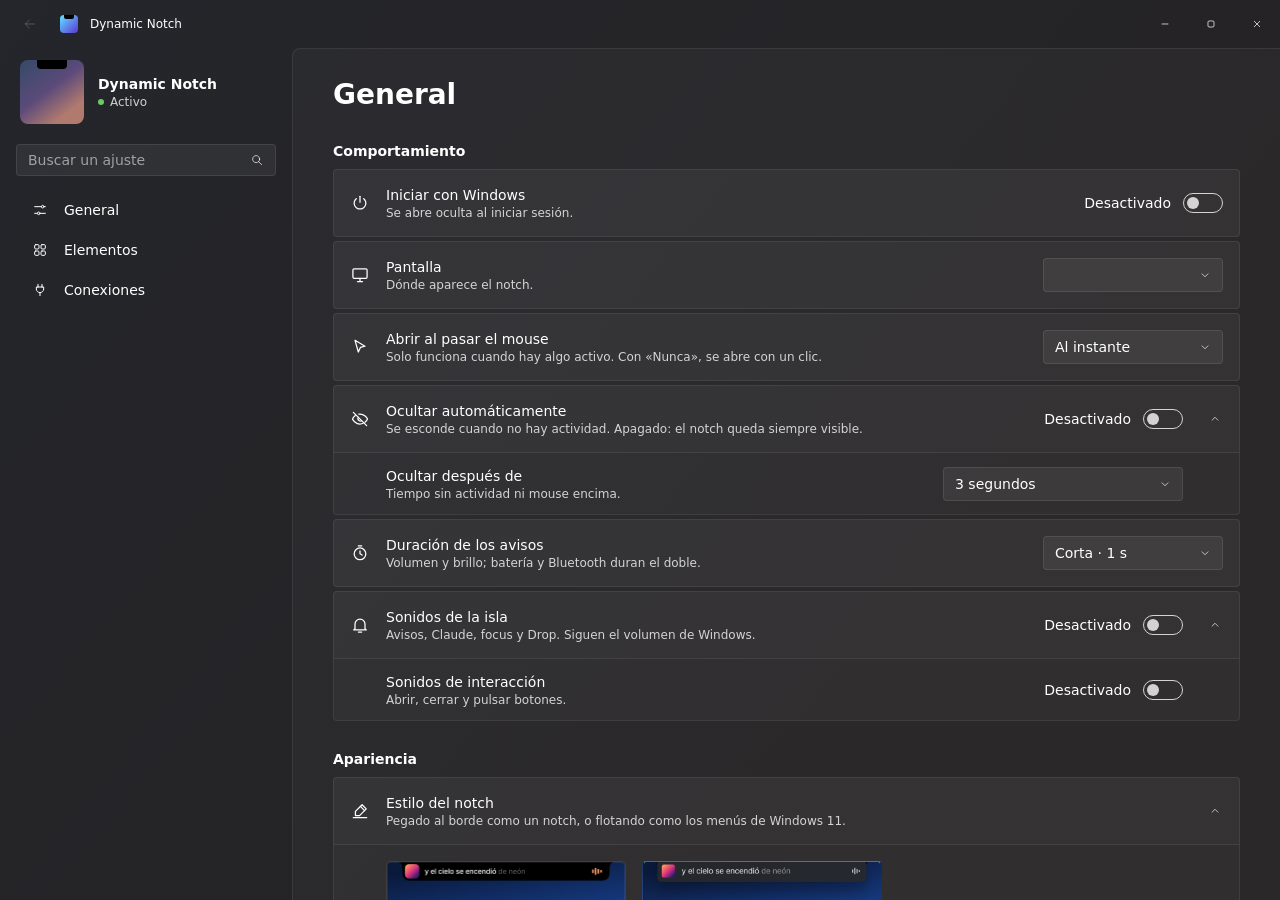
<file: ui/settings.html>
<!doctype html>
<html lang="es">
<head>
  <meta charset="utf-8">
  <title>Dynamic Notch</title>
  <link rel="stylesheet" href="settings.css">
  <script src="settings.js" defer></script>
</head>
<body>
  <header class="titlebar" data-tauri-drag-region>
    <button type="button" class="back" id="back" aria-label="Atrás" disabled><img src="icons/back.svg" alt=""></button>
    <span class="app-icon" data-tauri-drag-region></span>
    <span class="app-title" data-tauri-drag-region>Dynamic Notch</span>
    <span class="spacer" data-tauri-drag-region></span>
    <button type="button" class="caption" id="win-min" aria-label="Minimizar"><img src="icons/min.svg" alt=""></button>
    <button type="button" class="caption" id="win-max" aria-label="Maximizar"><img src="icons/max.svg" alt=""></button>
    <button type="button" class="caption close" id="win-close" aria-label="Cerrar"><img src="icons/close.svg" alt=""></button>
  </header>

  <div class="body">
    <nav class="nav">
      <div class="app-header">
        <span class="preview"></span>
        <span class="meta"><b>Dynamic Notch</b><small><i class="dot"></i><span id="status">Activo</span></small></span>
      </div>
      <input type="search" id="search" placeholder="Buscar un ajuste" aria-label="Buscar un ajuste">
      <button type="button" class="nav-item" data-go="general"><img src="icons/sliders.svg" alt="">General</button>
      <button type="button" class="nav-item" data-go="elementos"><img src="icons/grid.svg" alt="">Elementos</button>
      <button type="button" class="nav-item" data-go="conexiones"><img src="icons/plug.svg" alt="">Conexiones</button>
    </nav>

    <main id="content">
      <section class="page" id="general">
        <h2>General</h2>
        <div class="group">
          <h3>Comportamiento</h3>
          <label class="card">
            <img class="icon" src="icons/power.svg" alt="">
            <span class="text"><b>Iniciar con Windows</b><small>Se abre oculta al iniciar sesión.</small></span>
            <span class="toggle"><input type="checkbox" role="switch" data-key="autostart"></span>
          </label>
          <label class="card">
            <img class="icon" src="icons/monitor.svg" alt="">
            <span class="text"><b>Pantalla</b><small>Dónde aparece el notch.</small></span>
            <select data-key="monitor" id="monitor"></select>
          </label>
          <label class="card">
            <img class="icon" src="icons/cursor.svg" alt="">
            <span class="text"><b>Abrir al pasar el mouse</b><small>Solo funciona cuando hay algo activo. Con «Nunca», se abre con un clic.</small></span>
            <select data-key="hover">
              <option value="instant">Al instante</option>
              <option value="short">Con pausa corta</option>
              <option value="never">Nunca</option>
            </select>
          </label>
          <div class="expander open">
            <div class="card">
              <img class="icon" src="icons/eye-off.svg" alt="">
              <span class="text"><b>Ocultar automáticamente</b><small>Se esconde cuando no hay actividad. Apagado: el notch queda siempre visible.</small></span>
              <label class="toggle"><input type="checkbox" role="switch" data-key="autohide" aria-label="Ocultar automáticamente"></label>
              <button type="button" class="expand" aria-label="Mostrar opciones"></button>
            </div>
            <div class="rows">
              <label class="row">
                <span class="text"><b>Ocultar después de</b><small>Tiempo sin actividad ni mouse encima.</small></span>
                <select data-key="hide_secs" data-number data-needs="autohide">
                  <option value="3">3 segundos</option>
                  <option value="5">5 segundos (recomendado)</option>
                  <option value="10">10 segundos</option>
                  <option value="15">15 segundos</option>
                  <option value="30">30 segundos</option>
                </select>
              </label>
            </div>
          </div>
          <label class="card">
            <img class="icon" src="icons/timer.svg" alt="">
            <span class="text"><b>Duración de los avisos</b><small>Volumen y brillo; batería y Bluetooth duran el doble.</small></span>
            <select data-key="notice_ms" data-number>
              <option value="1000">Corta · 1 s</option>
              <option value="1500">Normal · 1.5 s</option>
              <option value="3000">Larga · 3 s</option>
            </select>
          </label>
          <div class="expander open">
            <div class="card">
              <img class="icon" src="icons/bell.svg" alt="">
              <span class="text"><b>Sonidos de la isla</b><small>Avisos, Claude, focus y Drop. Siguen el volumen de Windows.</small></span>
              <label class="toggle"><input type="checkbox" role="switch" data-key="sounds" aria-label="Sonidos de la isla"></label>
              <button type="button" class="expand" aria-label="Mostrar opciones"></button>
            </div>
            <div class="rows">
              <label class="row">
                <span class="text"><b>Sonidos de interacción</b><small>Abrir, cerrar y pulsar botones.</small></span>
                <span class="toggle"><input type="checkbox" role="switch" data-key="ui_sounds" data-needs="sounds"></span>
              </label>
            </div>
          </div>
        </div>
        <div class="group">
          <h3>Apariencia</h3>
          <div class="expander open">
            <div class="card">
              <img class="icon" src="icons/pen.svg" alt="">
              <span class="text"><b>Estilo del notch</b><small>Pegado al borde como un notch, o flotando como los menús de Windows 11.</small></span>
              <span class="value" id="style-name"></span>
              <button type="button" class="expand" aria-label="Mostrar opciones"></button>
            </div>
            <div class="rows styles">
              <select data-key="style" id="style" hidden>
                <option value="classic">Notch clásico</option>
                <option value="win11">Windows 11</option>
              </select>
              <button type="button" class="style-option" data-style="classic">
                <span class="thumb"><img src="icons/style-classic.png" alt=""></span>Notch clásico
              </button>
              <button type="button" class="style-option" data-style="win11">
                <span class="thumb win11"><img src="icons/style-win11.png" alt=""></span>Windows 11
              </button>
            </div>
          </div>
          <label class="card">
            <img class="icon" src="icons/resize.svg" alt="">
            <span class="text"><b>Tamaño</b><small>Qué tan grande se ve el notch.</small></span>
            <select data-key="size">
              <option value="small">Pequeño</option>
              <option value="normal">Normal</option>
              <option value="large">Grande</option>
            </select>
          </label>
        </div>
      </section>

      <section class="page" id="elementos" hidden>
        <h2>Elementos</h2>
        <div class="group">
          <div class="hero">
            <img src="icons/hero.png" alt="">
            <div class="hero-text">
              <b>Tú decides qué aparece</b>
              <p>Lo que desactives no entra al notch. Si no hay nada activo, se queda oculto.</p>
              <button type="button" class="accent" id="demo">Probar el notch</button>
            </div>
          </div>
        </div>
        <div class="group">
          <h3>Actividad</h3>
          <div class="expander open">
            <div class="card">
              <img class="icon" src="icons/note.svg" alt="">
              <span class="text"><b>Música</b><small>Carátula, letra y controles de lo que está sonando.</small></span>
              <label class="toggle"><input type="checkbox" role="switch" data-key="music" aria-label="Música"></label>
              <button type="button" class="expand" aria-label="Mostrar opciones"></button>
            </div>
            <div class="rows">
              <label class="row">
                <span class="text"><b>Letra sincronizada</b><small>Muestra la línea que se está cantando (consulta lrclib.net).</small></span>
                <span class="toggle"><input type="checkbox" role="switch" data-key="lyrics" data-needs="music"></span>
              </label>
              <label class="row">
                <span class="text"><b>Color de la carátula de fondo</b><small>Tiñe el notch con los colores del álbum.</small></span>
                <span class="toggle"><input type="checkbox" role="switch" data-key="art_color" data-needs="music"></span>
              </label>
              <label class="row">
                <span class="text"><b>Ecualizador animado</b></span>
                <span class="toggle"><input type="checkbox" role="switch" data-key="eq" data-needs="music"></span>
              </label>
            </div>
          </div>
          <div class="card">
            <img class="icon" src="icons/claude.svg" alt="">
            <span class="text"><b>Claude Code</b><small id="claude-note">Buscando instalaciones…</small></span>
            <label class="toggle"><input type="checkbox" role="switch" data-key="claude" id="claude" aria-label="Claude Code"></label>
            <button type="button" class="go" data-go="conexiones" aria-label="Abrir Conexiones"></button>
          </div>
          <div class="expander">
            <div class="card">
              <img class="icon" src="icons/moon.svg" alt="">
              <span class="text"><b>Modo focus</b><small>Temporizador de concentración. Se inicia desde la bandeja o desde el notch.</small></span>
              <label class="toggle"><input type="checkbox" role="switch" data-key="focus" aria-label="Modo focus"></label>
              <button type="button" class="expand" aria-label="Mostrar opciones"></button>
            </div>
            <div class="rows">
              <label class="row">
                <span class="text"><b>Concentración</b><small>Minutos.</small></span>
                <input type="number" data-key="focus_work" data-number data-needs="focus" min="1" max="180" step="1" inputmode="numeric">
              </label>
              <label class="row">
                <span class="text"><b>Descanso</b><small>Minutos.</small></span>
                <input type="number" data-key="focus_break" data-number data-needs="focus" min="1" max="180" step="1" inputmode="numeric">
              </label>
              <label class="row">
                <span class="text"><b>Descanso largo</b><small>Minutos, cada 4 ciclos.</small></span>
                <input type="number" data-key="focus_long" data-number data-needs="focus" min="1" max="180" step="1" inputmode="numeric">
              </label>
            </div>
          </div>
          <label class="card">
            <img class="icon" src="icons/share.svg" alt="">
            <span class="text"><b>Compartir archivos</b><small>Arrastra un archivo al notch y pásalo al teléfono con un QR.</small></span>
            <span class="toggle"><input type="checkbox" role="switch" data-key="drop"></span>
          </label>
        </div>
        <div class="group">
          <h3>Sistema</h3>
          <label class="card">
            <img class="icon" src="icons/speaker.svg" alt="">
            <span class="text"><b>Volumen y brillo</b><small>Aparece solo cuando los cambias.</small></span>
            <span class="toggle"><input type="checkbox" role="switch" data-key="sys_volume"></span>
          </label>
          <label class="card">
            <img class="icon" src="icons/battery.svg" alt="">
            <span class="text"><b>Batería</b><small>Cargador conectado y batería baja.</small></span>
            <span class="toggle"><input type="checkbox" role="switch" data-key="sys_battery"></span>
          </label>
          <label class="card">
            <img class="icon" src="icons/bluetooth.svg" alt="">
            <span class="text"><b>Dispositivos Bluetooth</b><small>Al conectarse, con su batería aproximada.</small></span>
            <span class="toggle"><input type="checkbox" role="switch" data-key="sys_bluetooth"></span>
          </label>
          <label class="card">
            <img class="icon" src="icons/battery.svg" alt="">
            <span class="text"><b>Batería del equipo a la vista</b><small id="glance-pc-note">Muestra el porcentaje en el notch compacto.</small></span>
            <span class="toggle"><input type="checkbox" role="switch" data-key="glance_pc" id="glance-pc"></span>
          </label>
          <label class="card">
            <img class="icon" src="icons/bluetooth.svg" alt="">
            <span class="text"><b>Baterías Bluetooth a la vista</b><small>Muestra los dispositivos conectados con su porcentaje.</small></span>
            <span class="toggle"><input type="checkbox" role="switch" data-key="glance_bt"></span>
          </label>
          <label class="card">
            <img class="icon" src="icons/timer.svg" alt="">
            <span class="text"><b>Hora a la vista</b><small>Muestra la hora en el notch compacto.</small></span>
            <span class="toggle"><input type="checkbox" role="switch" data-key="glance_clock"></span>
          </label>
          <div class="expander open">
            <div class="card">
              <img class="icon" src="icons/bell.svg" alt="">
              <span class="text"><b>Notificaciones</b><small id="notif-note">Muestra en el notch las notificaciones de Windows.</small></span>
              <label class="toggle"><input type="checkbox" role="switch" data-key="notif" aria-label="Notificaciones"></label>
              <button type="button" class="expand" aria-label="Mostrar opciones"></button>
            </div>
            <div class="rows">
              <label class="row">
                <span class="text"><b>Dónde se muestran</b><small>«Solo en el notch» apaga el aviso y el sonido de Windows de cada app; vuelven al cambiarlo. Siguen en el centro de notificaciones.</small></span>
                <select data-key="notif_notch" data-bool data-needs="notif">
                  <option value="false">En el notch y en Windows</option>
                  <option value="true">Solo en el notch</option>
                </select>
              </label>
              <div class="row info-row">
                <div class="infobar">
                  <img src="icons/info.svg" alt="">
                  <p>Para elegir qué apps notifican, usa la configuración de Windows.</p>
                  <button type="button" class="link" id="notif-open">Abrir configuración</button>
                </div>
              </div>
              <div class="row" id="notif-apps-row">
                <span class="text"><b>Apps en el notch</b><small>Desmarca las que prefieras dejar solo en Windows.</small><span id="notif-apps"></span></span>
              </div>
            </div>
          </div>
        </div>
      </section>

      <section class="page" id="conexiones" hidden>
        <h2>Conexiones</h2>
        <div id="claude-extra">
          <div class="group">
            <div class="card connection">
              <span class="logo"><img src="icons/claude.svg" alt=""></span>
              <span class="text"><b>Claude Code</b><small><i class="dot"></i><span id="claude-status"></span></small></span>
              <button type="button" id="disconnect">Desconectar</button>
            </div>
          </div>
          <div class="group">
            <h3>Cuándo mostrarlo</h3>
            <label class="card">
              <img class="icon" src="icons/pulse.svg" alt="">
              <span class="text"><b>Mientras trabaja</b><small>Indicador pequeño con el tiempo que lleva.</small></span>
              <span class="toggle"><input type="checkbox" role="switch" data-key="claude_working"></span>
            </label>
            <div class="expander open">
              <div class="card">
                <img class="icon" src="icons/check.svg" alt="">
                <span class="text"><b>Cuando termina</b><small>Despliega el notch con el final de su respuesta.</small></span>
                <label class="toggle"><input type="checkbox" role="switch" data-key="claude_done" aria-label="Cuando termina"></label>
                <button type="button" class="expand" aria-label="Mostrar opciones"></button>
              </div>
              <div class="rows">
                <label class="row">
                  <span class="text"><b>Sonido al terminar</b></span>
                  <span class="toggle"><input type="checkbox" role="switch" data-key="sound" data-needs="claude_done"></span>
                </label>
              </div>
            </div>
            <label class="card">
              <img class="icon" src="icons/alert.svg" alt="">
              <span class="text"><b>Cuando necesita tu permiso</b><small>Te avisa si Claude está esperando una respuesta.</small></span>
              <span class="toggle"><input type="checkbox" role="switch" data-key="claude_permission"></span>
            </label>
          </div>
          <div class="group">
            <h3>Integración</h3>
            <div class="card">
              <img class="icon" src="icons/code.svg" alt="">
              <span class="text"><b>Hooks de Claude Code</b><small id="hooks-status"></small></span>
              <span class="badge" id="hooks-badge">Instalados</span>
              <button type="button" id="reinstall">Reinstalar</button>
            </div>
            <div class="card">
              <img class="icon" src="icons/bolt.svg" alt="">
              <span class="text"><b>Probar la conexión</b><small>Envía un aviso de prueba al notch por el mismo camino que Claude Code.</small></span>
              <button type="button" id="claude-test">Enviar prueba</button>
            </div>
          </div>
        </div>
        <p id="claude-off" class="muted">Activa Claude Code en Elementos para conectarlo.</p>
      </section>

      <p class="error" id="error" role="alert"></p>
    </main>
  </div>
</body>
</html>
</file>
<file: ui/settings.css>
/* Values come from the Figma "App de escritorio" page (Ajustes frames). Dark only, like the app. */
:root {
  color-scheme: dark;
  --text: #fff;
  --text-2: rgba(255, 255, 255, 0.79);
  --text-3: rgba(255, 255, 255, 0.54);
  --layer: rgba(255, 255, 255, 0.03);
  --card: rgba(255, 255, 255, 0.05);
  --card-2: rgba(255, 255, 255, 0.03);
  --stroke: rgba(255, 255, 255, 0.07);
  --control: rgba(255, 255, 255, 0.06);
  --control-hover: rgba(255, 255, 255, 0.09);
  --control-stroke: rgba(255, 255, 255, 0.09);
  --accent: #60cdff;
  --positive: #6ccb5f;
  --error: #ff99a4;
}

* { box-sizing: border-box; }
[hidden], .filtered { display: none !important; }

html, body { height: 100%; }
body {
  margin: 0;
  display: flex;
  flex-direction: column;
  overflow: hidden;
  color: var(--text);
  background: linear-gradient(130deg, rgba(77, 89, 140, 0.1) 0%, rgba(128, 77, 102, 0.05) 71%), #202020;
  font: 14px/20px "Segoe UI Variable Text", "Segoe UI", system-ui, sans-serif;
  user-select: none;
}
img { display: block; }
button, input, select { font: inherit; color: inherit; }
button { cursor: default; }
:focus-visible { outline: 2px solid #fff; outline-offset: 1px; }

/* Title bar */
.titlebar { flex: none; display: flex; align-items: center; gap: 12px; height: 48px; padding-left: 12px; }
.titlebar button { border: 0; background: none; display: grid; place-items: center; padding: 0; }
.back { width: 36px; height: 32px; border-radius: 4px; }
.back:disabled { opacity: 0.4; }
.app-icon {
  position: relative;
  width: 18px; height: 18px; border-radius: 4px;
  background: linear-gradient(135deg, #61ccff 14%, #5c4dd9 86%);
}
.app-icon::after { content: ""; position: absolute; left: 4px; top: 0; width: 10px; height: 4px; border-radius: 0 0 2px 2px; background: #000; }
.app-title { font-size: 12px; line-height: 16px; }
.spacer { flex: 1; align-self: stretch; }
.caption { width: 46px; align-self: stretch; }
.caption + .caption { margin-left: -12px; }
.titlebar button:not(:disabled):hover { background: var(--control); }
.caption.close:hover { background: #c42b1c; }

.body { flex: 1; min-height: 0; display: flex; }

/* Navigation pane */
.nav { flex: none; width: 292px; padding: 4px 16px 16px; display: flex; flex-direction: column; gap: 4px; }
.app-header { display: flex; align-items: center; gap: 14px; padding: 8px 0 16px 4px; }
.preview {
  position: relative;
  width: 64px; height: 64px; border-radius: 8px;
  background: linear-gradient(143deg, #3b4a6b 7%, #5c4a7a 46%, #b07a6e 79%);
}
.preview::after { content: ""; position: absolute; left: 17px; top: 0; width: 30px; height: 9px; border-radius: 0 0 4px 4px; background: #000; }
.meta { display: grid; }
.meta b { font-weight: 600; }
.meta small, .connection small { display: flex; align-items: center; gap: 6px; font-size: 12px; line-height: 16px; color: var(--text-2); }
.dot { width: 6px; height: 6px; border-radius: 50%; background: var(--positive); }
#search {
  width: 260px; height: 32px; margin-bottom: 12px;
  padding: 0 32px 0 11px;
  border: 1px solid var(--control-stroke); border-radius: 4px;
  background: var(--control) url("icons/search.svg") no-repeat right 11px center;
  outline: none;
}
#search::placeholder { color: var(--text-3); }
#search::-webkit-search-cancel-button { display: none; }
#search:focus { border-bottom: 2px solid var(--accent); }
.nav-item {
  position: relative;
  display: flex; align-items: center; gap: 16px;
  width: 260px; height: 36px; padding: 0 12px 0 16px;
  border: 0; border-radius: 4px; background: none; text-align: left;
}
.nav-item:hover { background: rgba(255, 255, 255, 0.04); }
.nav-item.selected { background: var(--control); }
.nav-item.selected::before { content: ""; position: absolute; left: 0; top: 10px; width: 3px; height: 16px; border-radius: 1.5px; background: var(--accent); }

/* Content */
main {
  flex: 1; min-width: 0;
  overflow-y: auto;
  padding: 28px 40px 48px;
  background: var(--layer);
  border: solid var(--stroke); border-width: 1px 0 0 1px;
  border-top-left-radius: 8px;
}
.page { display: flex; flex-direction: column; gap: 28px; }
body.searching .page[hidden] { display: flex !important; }
body.searching .page + .page { margin-top: 28px; }
h2 { margin: 0; font: 600 28px/36px "Segoe UI Variable Display", "Segoe UI", system-ui, sans-serif; }
.group { display: flex; flex-direction: column; gap: 4px; }
h3 { margin: 0 0 4px; font-size: 14px; font-weight: 600; }
#claude-extra { display: flex; flex-direction: column; gap: 28px; }
.muted { margin: 0; color: var(--text-2); }
.error { margin: 16px 0 0; color: var(--error); white-space: pre-line; }
.error:empty { display: none; }

/* Settings cards */
.card, .row { display: flex; align-items: center; gap: 16px; }
.card {
  min-height: 68px; padding: 12px 16px;
  background: var(--card);
  border: 1px solid var(--stroke); border-radius: 4px;
}
.icon { flex: none; width: 20px; height: 20px; }
.text { flex: 1; min-width: 0; display: flex; flex-direction: column; }
.text b { font-weight: 400; }
.text small { font-size: 12px; line-height: 16px; color: var(--text-2); overflow-wrap: anywhere; }
.value { color: var(--text-2); }
.off { color: var(--text-3); }
.off small { color: rgba(255, 255, 255, 0.36); }

.expander > .card { padding-right: 8px; }
.expander.open > .card { border-radius: 4px 4px 0 0; }
.expander:not(.open) > .rows { display: none; }
.expand, .go {
  flex: none; width: 32px; height: 32px; padding: 0;
  border: 0; border-radius: 4px;
  background: url("icons/chev-down.svg") no-repeat center;
}
.expander.open .expand { background-image: url("icons/chev-up.svg"); }
.go { width: 16px; height: 16px; background-image: url("icons/chev-right.svg"); }
.expand:hover { background-color: var(--control); }
.rows {
  display: flex; flex-direction: column;
  background: var(--card-2);
  border: solid var(--stroke); border-width: 0 1px 1px; border-radius: 0 0 4px 4px;
}
.row { padding: 12px 56px 12px 52px; border-top: 1px solid var(--stroke); }
.rows > .row:first-child { border-top: 0; padding-top: 13px; }
.rows > .info-row { padding-top: 0; border-top: 0; padding-bottom: 14px; }

/* Toggle switch: "Activado" / "Desactivado" label, then the 40×20 pill. */
.toggle { flex: none; display: flex; align-items: center; gap: 12px; }
.toggle::before { content: "Desactivado"; }
.toggle:has(:checked)::before { content: "Activado"; }
input[role="switch"] {
  appearance: none; flex: none;
  position: relative;
  width: 40px; height: 20px; margin: 0;
  border: 1px solid var(--text-2); border-radius: 10px;
}
input[role="switch"]::after {
  content: ""; position: absolute; left: 3px; top: 3px;
  width: 12px; height: 12px; border-radius: 50%;
  background: var(--text-2);
}
input[role="switch"]:checked { background: var(--accent); border-color: var(--accent); }
input[role="switch"]:checked::after { left: 23px; background: #000; }
input[role="switch"]:disabled { opacity: 0.4; }

/* ComboBox and number box */
select, input[type="number"] {
  flex: none;
  height: 34px; padding: 0 10px 0 11px;
  background-color: var(--control);
  border: 1px solid var(--control-stroke); border-radius: 4px;
  outline: none;
}
select {
  appearance: none;
  min-width: 180px; padding-right: 34px;
  background: var(--control) url("icons/chev-down.svg") no-repeat right 10px center;
}
select:hover, input[type="number"]:hover { background-color: var(--control-hover); }
select option { background: #2c2c2c; }
input[type="number"] { width: 96px; user-select: text; }
input[type="number"]:focus { border-bottom: 2px solid var(--accent); }
select:disabled, input[type="number"]:disabled { color: var(--text-3); background-color: rgba(255, 255, 255, 0.03); }

/* Buttons */
.card > button:not(.expand, .go), .accent {
  flex: none;
  height: 32px; padding: 0 11px;
  background: var(--control);
  border: 1px solid var(--control-stroke); border-radius: 4px;
}
.card > button:not(.expand, .go):hover { background: var(--control-hover); }
.accent { border: 0; background: var(--accent); color: #000; }
.accent:hover { background: #5abce9; }
button:disabled { opacity: 0.5; }
.badge {
  flex: none;
  padding: 2px 8px; border-radius: 10px;
  background: var(--control); color: var(--positive);
  font-size: 12px; line-height: 16px;
}

/* Elementos: hero */
.hero {
  display: flex; align-items: center; gap: 24px;
  padding: 16px 24px 16px 16px;
  background: var(--card);
  border: 1px solid var(--stroke); border-radius: 8px;
}
.hero > img { flex: none; width: 320px; height: 150px; border-radius: 6px; }
.hero-text { display: flex; flex-direction: column; align-items: flex-start; }
.hero-text b { font: 600 20px/28px "Segoe UI Variable Display", "Segoe UI", system-ui, sans-serif; }
.hero-text p { margin: 6px 0 14px; color: var(--text-2); }

/* General: notch style picker */
.styles { flex-direction: row; gap: 16px; padding: 16px 16px 18px 52px; }
.style-option {
  display: flex; flex-direction: column; gap: 8px; align-items: flex-start;
  padding: 0; border: 0; background: none; color: var(--text-2);
}
.style-option.selected { color: var(--text); }
.thumb {
  position: relative; overflow: hidden;
  width: 240px; height: 120px;
  border: 1px solid var(--stroke); border-radius: 4px;
}
.thumb img { width: 100%; }
.thumb.win11 { background: linear-gradient(171deg, #0a1a3b 8%, #173d87 54%, #2e63c7 85%); }
.thumb.win11 img { position: absolute; left: 50%; top: 0; width: 236px; transform: translateX(-50%); }
.selected .thumb { border: 2px solid var(--accent); }
.selected .thumb::after {
  content: ""; position: absolute; right: 8px; bottom: 8px;
  width: 20px; height: 20px; border-radius: 50%;
  background: var(--accent) url("icons/selected.svg");
}

/* Elementos: notifications */
.infobar {
  flex: 1;
  display: flex; align-items: center; gap: 12px;
  min-height: 62px; padding: 8px 8px 8px 15px;
  background: var(--card);
  border: 1px solid var(--stroke); border-radius: 4px;
}
.infobar img { flex: none; width: 16px; height: 16px; border-radius: 50%; background: var(--accent); }
.infobar p { flex: 1; margin: 0; color: var(--text-2); }
.link { flex: none; height: 32px; padding: 0 10px; border: 0; border-radius: 4px; background: none; color: var(--accent); }
.link:hover { background: var(--control); }
#notif-apps { display: grid; gap: 8px; margin-top: 10px; }
.app { display: flex; align-items: center; gap: 8px; color: var(--text); }
input.plain {
  appearance: none; flex: none;
  width: 20px; height: 20px; margin: 0;
  border: 1px solid var(--text-2); border-radius: 4px;
}
input.plain:checked { border-color: var(--accent); background: var(--accent) url("icons/selected.svg") center / 20px; }

/* Conexiones: Claude Code */
.connection { gap: 16px; padding: 20px; border-radius: 8px; }
.logo { flex: none; display: grid; place-items: center; width: 60px; height: 60px; border-radius: 8px; background: #2a1f1a; }
.logo img { width: 37.4px; height: 27.2px; }
.connection b { font: 600 20px/28px "Segoe UI Variable Display", "Segoe UI", system-ui, sans-serif; }
.connection small { font-size: 14px; line-height: 20px; margin-top: 4px; }
.connection .dot { width: 8px; height: 8px; }
</file>
